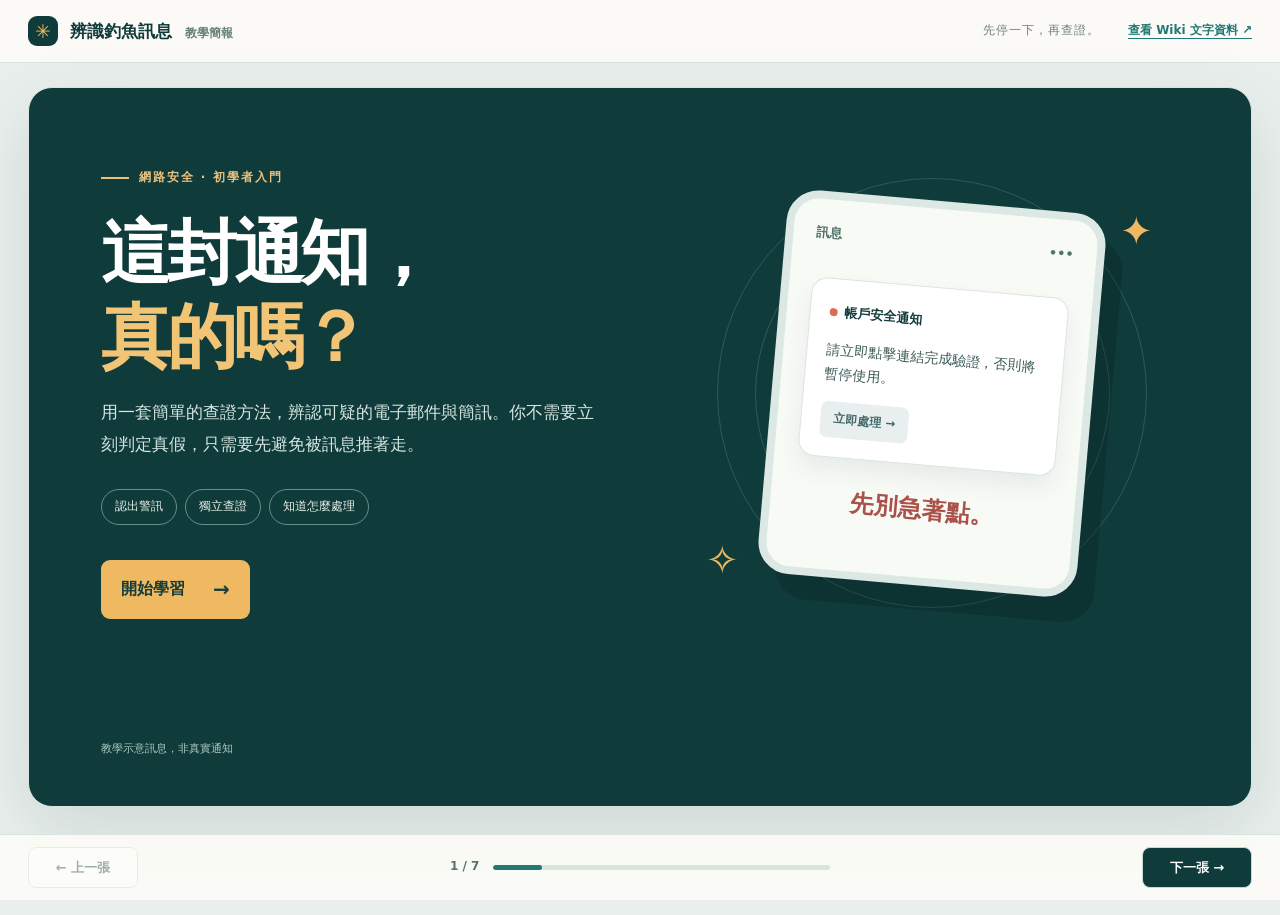
<file: index.html>
<!doctype html>
<html lang="zh-Hant">
<head>
  <meta charset="utf-8">
  <meta name="viewport" content="width=device-width, initial-scale=1">
  <meta http-equiv="refresh" content="0;url=presentation/">
  <title>如何辨識網路釣魚訊息｜教學簡報</title>
</head>
<body>
  <p>正在開啟<a href="presentation/">如何辨識網路釣魚訊息教學簡報</a>。</p>
</body>
</html>
</file>
<file: presentation/style.css>
:root {
  --ink: #163d3d;
  --ink-muted: #536a68;
  --deep: #103b3b;
  --teal: #217976;
  --mint: #dfeee9;
  --paper: #fbfaf6;
  --line: #d9e3df;
  --amber: #efb961;
  --red: #a64840;
  --shadow: 0 24px 70px rgba(19, 58, 54, .12);
}
* { box-sizing: border-box; }
html { scroll-behavior: smooth; }
body { margin: 0; background: #e9efec; color: var(--ink); font-family: "Noto Sans TC", "Microsoft JhengHei", system-ui, sans-serif; line-height: 1.65; }
button, a { -webkit-tap-highlight-color: transparent; }
button { font: inherit; cursor: pointer; }
a { color: inherit; text-underline-offset: 4px; }
:focus-visible { outline: 3px solid var(--amber); outline-offset: 3px; }
.skip-link { position: absolute; z-index: 100; top: -100px; left: 12px; padding: 10px 16px; background: #fff; color: var(--deep); }
.skip-link:focus { top: 12px; }
.topbar { background: var(--paper); border-bottom: 1px solid var(--line); }
.topbar-inner { display: flex; align-items: center; gap: 28px; max-width: 1280px; margin: auto; padding: 16px 28px; }
.brand { display: inline-flex; align-items: center; gap: 12px; color: var(--deep); font-size: 17px; font-weight: 800; text-decoration: none; white-space: nowrap; }
.brand small { margin-left: 7px; color: #66807a; font-size: 12px; font-weight: 600; }
.brand-icon { display: grid; place-items: center; width: 30px; height: 30px; border-radius: 9px; background: var(--deep); color: var(--amber); font-size: 19px; }
.topbar-note { margin-left: auto; color: #6f817e; font-size: 12px; letter-spacing: .08em; }
.wiki-link { color: var(--teal); font-size: 12px; font-weight: 750; white-space: nowrap; }
.deck { max-width: 1280px; margin: 24px auto 108px; padding: 0 28px; }
.slide { position: relative; display: flex; flex-direction: column; min-height: min(720px, calc(100vh - 174px)); padding: 60px 72px 48px; overflow: hidden; border: 1px solid var(--line); border-radius: 24px; background: var(--paper); box-shadow: var(--shadow); }
.slide + .slide { margin-top: 28px; }
.js .slide[hidden] { display: none; }
.slide-heading { max-width: 900px; }
.eyebrow { display: flex; align-items: center; gap: 10px; margin: 0; color: var(--teal); font-size: 12px; font-weight: 800; letter-spacing: .16em; }
.eyebrow span { display: inline-block; width: 28px; height: 2px; background: currentColor; }
.slide h2 { margin: 14px 0 7px; font-size: clamp(32px, 3.5vw, 49px); line-height: 1.25; letter-spacing: -.035em; }
.slide-heading > p:last-child { max-width: 770px; margin: 0; color: var(--ink-muted); font-size: clamp(15px, 1.35vw, 18px); }
.slide-meta { position: relative; z-index: 2; margin: auto 0 0; padding-top: 26px; color: #71837f; font-size: 11px; }
.slide-meta a { color: #246d6c; }
.callout { display: flex; align-items: center; gap: 17px; max-width: 850px; margin-top: 36px; padding: 16px 22px; border-left: 4px solid var(--teal); border-radius: 0 12px 12px 0; background: #e9f2ed; }
.callout > span { color: var(--teal); font-size: 22px; font-weight: 800; }
.callout p { margin: 0; color: #2d5853; font-size: 14px; font-weight: 650; }
.callout-strong { background: #e7f2ef; }

/* Slide 1 */
.slide-cover { display: grid; grid-template-columns: 1fr .9fr; align-items: center; gap: 36px; background: var(--deep); color: #fff; }
.slide-cover .eyebrow { color: #e9c17e; }
.cover-copy { position: relative; z-index: 2; }
.slide-cover h1 { margin: 25px 0 17px; font-size: clamp(48px, 5.5vw, 76px); font-weight: 850; line-height: 1.18; letter-spacing: -.05em; }
.slide-cover h1 em { color: #f1c476; font-style: normal; }
.cover-lead { max-width: 500px; margin: 0; color: #d5e6e1; font-size: 17px; line-height: 1.9; }
.cover-goals { display: flex; flex-wrap: wrap; gap: 8px; margin: 29px 0 35px; }
.cover-goals span { padding: 7px 13px; border: 1px solid #62928a; border-radius: 99px; color: #e8f1e9; font-size: 12px; }
.primary-button { display: inline-flex; align-items: center; gap: 28px; padding: 13px 20px; border: 0; border-radius: 9px; background: var(--amber); color: #173d3b; font-weight: 850; }
.primary-button:hover { background: #ffd08a; }
.primary-button span { font-size: 20px; }
.cover-visual { position: relative; display: grid; place-items: center; min-height: 440px; }
.visual-orbit { position: absolute; width: 430px; height: 430px; border: 1px solid rgba(190, 228, 216, .18); border-radius: 50%; }
.orbit-two { width: 355px; height: 355px; }
.phone-frame { position: relative; z-index: 1; width: min(320px, 85%); min-height: 385px; padding: 23px; border: 8px solid #dce8e3; border-radius: 32px; background: #f8faf6; box-shadow: 19px 24px 0 rgba(3, 27, 26, .25); transform: rotate(5deg); }
.phone-top { display: flex; justify-content: space-between; color: #52736b; font-size: 13px; font-weight: 750; }
.message-bubble { margin-top: 34px; padding: 19px; border: 1px solid #dbe6df; border-radius: 16px; background: #fff; color: var(--ink); box-shadow: 0 12px 22px rgba(35, 68, 63, .08); }
.message-dot { display: inline-block; width: 8px; height: 8px; margin-right: 7px; border-radius: 50%; background: #d86f56; }
.message-bubble strong { font-size: 13px; }
.message-bubble p { margin: 13px 0 16px; color: #3d5b56; font-size: 14px; line-height: 1.7; }
.message-link { display: inline-block; padding: 8px 13px; border-radius: 7px; background: #e8efee; color: #436a68; font-size: 12px; font-weight: 750; }
.phone-question { margin-top: 25px; color: #aa5149; font-size: 24px; font-weight: 850; text-align: center; }
.visual-spark { position: absolute; color: var(--amber); font-size: 40px; }
.spark-one { top: 25px; right: 26px; }.spark-two { bottom: 20px; left: 20px; }
.cover-meta { grid-column: 1 / -1; color: #adc8c0; }

/* Slide 2 */
.flow-grid { display: grid; grid-template-columns: repeat(4, 1fr); gap: 13px; margin-top: 54px; }
.flow-step { position: relative; min-height: 220px; padding: 24px 20px; border: 1px solid var(--line); border-radius: 15px; background: #fff; }
.flow-step:not(:last-child)::after { content: "→"; position: absolute; z-index: 1; top: 44%; right: -16px; color: var(--teal); font-size: 26px; font-weight: 800; }
.flow-number { display: block; margin-bottom: 21px; color: #83a9a3; font-size: 13px; font-weight: 850; }
.flow-step strong { font-size: 19px; }
.flow-step p { margin: 7px 0 0; color: var(--ink-muted); font-size: 13px; }

/* Slide 3 */
.warning-layout { display: grid; grid-template-columns: 1.2fr .8fr; gap: 28px; margin-top: 31px; }
.warning-list { display: grid; gap: 8px; margin: 0; padding: 0; list-style: none; }
.warning-list li { display: flex; gap: 18px; align-items: center; padding: 11px 16px; border: 1px solid #dfe7e2; border-radius: 10px; background: #fff; }
.warning-list li > span { color: #9bb5af; font-size: 13px; font-weight: 850; }
.warning-list strong { font-size: 15px; }
.warning-list p { margin: 1px 0 0; color: var(--ink-muted); font-size: 12px; }
.example-card { display: flex; flex-direction: column; padding: 20px; border: 1px solid #e8d9cf; border-radius: 15px; background: #f5ece6; }
.example-label { color: #9a5748; font-size: 11px; font-weight: 800; letter-spacing: .06em; }
.example-message { margin-top: 18px; padding: 20px; border-radius: 12px; background: #fff; box-shadow: 0 10px 25px rgba(79, 47, 38, .09); }
.example-sender { margin: 0 0 13px; color: var(--ink); font-weight: 800; }
.example-message p:not(.example-sender) { margin: 0 0 17px; color: #4e5c59; font-size: 13px; }
.fake-link { display: inline-block; padding: 7px 13px; border-radius: 6px; background: #e8ecea; color: #315b59; font-size: 12px; font-weight: 700; }
.example-analysis { margin-top: auto; padding-top: 15px; }
.example-analysis strong { color: #8a4d42; font-size: 13px; }
.example-analysis p { margin: 4px 0 0; color: #6a6f68; font-size: 12px; }

/* Slide 4 */
.slide-verify { background: #f4f9f5; }
.verify-grid { display: grid; grid-template-columns: repeat(3, 1fr); gap: 16px; margin-top: 57px; }
.verify-step { min-height: 280px; padding: 23px 24px; border: 1px solid #d8e7de; border-radius: 15px; background: #fff; }
.step-symbol { display: grid; place-items: center; width: 48px; height: 48px; margin-bottom: 27px; border-radius: 13px; background: #e6f1ea; color: #24756c; font-size: 25px; font-weight: 750; }
.step-count { color: #6c9d91; font-size: 11px; font-weight: 850; letter-spacing: .15em; }
.verify-step h3 { margin: 4px 0 7px; font-size: 26px; }
.verify-step p { margin: 0; color: var(--ink-muted); font-size: 14px; }

/* Slide 5 */
.case-layout { display: grid; grid-template-columns: .9fr 1.1fr; gap: 38px; align-items: center; margin-top: 38px; }
.case-message { position: relative; min-height: 350px; padding: 26px; border-radius: 17px; background: #e7efeb; }
.sms-bubble { max-width: 360px; margin: 30px auto 0; padding: 24px; border: 1px solid #d5e4db; border-radius: 20px 20px 20px 4px; background: #fff; box-shadow: 0 15px 28px rgba(35, 68, 63, .1); }
.sms-bubble p { margin: 0 0 16px; color: #254c49; font-size: 18px; font-weight: 650; }
.sms-bubble span { color: #a65349; font-size: 13px; }
.case-stamp { position: absolute; right: 26px; bottom: 23px; transform: rotate(-8deg); padding: 8px 14px; border: 2px solid #bb6858; border-radius: 6px; color: #ad5d4f; font-weight: 850; }
.case-clues h3 { margin: 0 0 14px; font-size: 22px; }
.case-clues ol { display: grid; gap: 11px; padding: 0; margin: 0; list-style: none; counter-reset: clues; }
.case-clues li { display: flex; gap: 14px; align-items: baseline; padding: 13px 15px; border-bottom: 1px solid var(--line); }
.case-clues li::before { counter-increment: clues; content: "0" counter(clues); color: #80a49d; font-size: 12px; font-weight: 850; }
.case-clues strong { min-width: 75px; }
.case-clues li span { color: var(--ink-muted); font-size: 13px; }

/* Slide 6 */
.response-grid { display: grid; grid-template-columns: repeat(3, 1fr); gap: 15px; margin-top: 43px; }
.response-card { min-height: 280px; padding: 25px 23px; border: 1px solid var(--line); border-radius: 15px; background: #fff; }
.response-stage { display: inline-block; padding: 4px 10px; border-radius: 99px; background: #e8f2ef; color: #33796f; font-size: 11px; font-weight: 850; }
.response-card h3 { margin: 21px 0 10px; font-size: 21px; line-height: 1.35; }
.response-card p { margin: 0; color: var(--ink-muted); font-size: 13px; line-height: 1.85; }
.response-card-alert { border-color: #e8d5c5; background: #fbf4ed; }
.response-card-alert .response-stage { background: #f5e1d2; color: #9a563c; }

/* Slide 7 */
.slide-finish { background: #f5f8f5; }
.quiz { display: grid; grid-template-columns: 1fr; gap: 10px; max-width: 880px; margin-top: 36px; }
.quiz-option { padding: 14px 19px; border: 1px solid #cbded6; border-radius: 10px; background: #fff; color: var(--ink); font-size: 15px; font-weight: 650; text-align: left; }
.quiz-option:hover { border-color: var(--teal); background: #edf6f1; }
.quiz-option.is-correct { border-color: #317e66; background: #def0e2; }
.quiz-option.is-wrong { border-color: #b96f59; background: #fae8de; }
.quiz-feedback { min-height: 27px; margin: 14px 0 0; color: #416860; font-size: 13px; font-weight: 700; }
.finish-bottom { display: flex; align-items: center; justify-content: space-between; gap: 18px; max-width: 880px; margin-top: 33px; padding: 20px 25px; border-radius: 13px; background: var(--deep); color: #fff; }
.finish-bottom strong { font-size: 13px; }.finish-bottom p { margin: 2px 0 0; color: #f1c982; font-size: 19px; font-weight: 850; }
.restart-button { padding: 9px 14px; border: 1px solid #6e9a8e; border-radius: 8px; background: transparent; color: #fff; white-space: nowrap; }
.restart-button:hover { background: #285653; }
.source-list { display: flex; align-items: center; flex-wrap: wrap; gap: 5px 15px; margin-top: 20px; color: #627b74; font-size: 11px; }
.source-list strong { color: var(--ink); }.source-list a { color: #276b68; }

/* Navigation */
.deck-nav { display: none; position: fixed; z-index: 20; right: 0; bottom: 0; left: 0; align-items: center; justify-content: space-between; gap: 20px; padding: 12px max(28px, calc((100vw - 1224px) / 2)); border-top: 1px solid var(--line); background: rgba(251, 250, 246, .96); backdrop-filter: blur(12px); }
.js .deck-nav { display: flex; }
.nav-button { min-width: 110px; padding: 9px 14px; border: 1px solid #c7dad1; border-radius: 8px; background: #fff; color: var(--ink); font-size: 13px; font-weight: 800; }
.nav-button:hover:not(:disabled) { border-color: var(--teal); background: #ebf4ef; }
.nav-button:disabled { opacity: .4; cursor: default; }
.nav-next { background: var(--deep); color: #fff; }
.nav-next:hover:not(:disabled) { background: #225d58; color: #fff; }
.progress-area { display: flex; align-items: center; gap: 14px; width: min(380px, 45%); color: #58716b; font-size: 12px; font-weight: 800; white-space: nowrap; }
.progress-track { flex: 1; height: 5px; overflow: hidden; border-radius: 99px; background: #d8e5dd; }
#progress-fill { width: 14.285%; height: 100%; border-radius: inherit; background: var(--teal); transition: width .2s ease; }

@media (max-width: 920px) {
  .slide { min-height: 700px; padding: 45px 42px 35px; }
  .slide-cover { grid-template-columns: 1fr .8fr; }
  .cover-visual { min-height: 360px; }
  .visual-orbit { width: 330px; height: 330px; }.orbit-two { width: 275px; height: 275px; }
  .flow-grid { grid-template-columns: repeat(2, 1fr); margin-top: 35px; }
  .flow-step { min-height: 170px; }.flow-step:nth-child(2)::after { display: none; }
  .warning-layout { grid-template-columns: 1fr; }.example-card { display: none; }
  .case-layout { gap: 18px; }
}
@media (max-width: 650px) {
  .topbar-inner { gap: 12px; padding: 12px 16px; }.brand { font-size: 14px; }.brand small { display: none; }
  .topbar-note { display: none; }.wiki-link { margin-left: auto; font-size: 11px; }
  .deck { margin: 10px auto 90px; padding: 0 10px; }
  .slide { min-height: calc(100vh - 140px); padding: 32px 24px 25px; border-radius: 17px; }
  .slide-cover { grid-template-columns: 1fr; gap: 2px; }
  .slide-cover h1 { margin-top: 19px; font-size: clamp(42px, 11vw, 59px); }
  .cover-lead { font-size: 15px; }.cover-goals { margin: 20px 0 22px; }.cover-goals span { font-size: 11px; }
  .cover-visual { min-height: 245px; margin-top: 10px; }
  .visual-orbit { width: 250px; height: 250px; }.orbit-two { width: 205px; height: 205px; }
  .phone-frame { width: 208px; min-height: 225px; padding: 13px; border-width: 5px; border-radius: 20px; box-shadow: 10px 12px 0 rgba(3, 27, 26, .25); }
  .phone-top { font-size: 9px; }.message-bubble { margin-top: 11px; padding: 10px; border-radius: 10px; }.message-bubble strong, .message-bubble p, .message-link { font-size: 9px; }.message-bubble p { margin: 5px 0; }.message-link { padding: 4px 6px; }.phone-question { margin-top: 10px; font-size: 16px; }.visual-spark { font-size: 22px; }
  .cover-meta { margin-top: 0; }.slide h2 { font-size: clamp(30px, 8vw, 38px); }
  .slide-heading > p:last-child { font-size: 14px; }
  .flow-grid, .verify-grid, .response-grid { grid-template-columns: 1fr; gap: 9px; margin-top: 25px; }
  .flow-step { min-height: auto; padding: 14px 17px; }.flow-step::after { display: none; }.flow-number { display: inline; margin-right: 14px; }.flow-step strong { font-size: 16px; }.flow-step p { margin-left: 41px; font-size: 12px; }
  .warning-layout { margin-top: 22px; }.warning-list li { gap: 11px; padding: 10px 12px; }.warning-list strong { font-size: 13px; }.warning-list p { font-size: 11px; }
  .verify-step { min-height: auto; padding: 15px; }.step-symbol { display: none; }.verify-step h3 { font-size: 20px; }.verify-step p { font-size: 12px; }
  .case-layout { grid-template-columns: 1fr; margin-top: 22px; }.case-message { min-height: 230px; padding: 16px; }.sms-bubble { margin-top: 12px; padding: 13px; }.sms-bubble p { font-size: 14px; }.case-stamp { right: 14px; bottom: 10px; font-size: 12px; }.case-clues h3 { font-size: 17px; }.case-clues li { padding: 9px 0; }.case-clues li span { font-size: 12px; }
  .response-card { min-height: auto; padding: 16px; }.response-card h3 { margin: 9px 0 4px; font-size: 17px; }.response-card p { font-size: 12px; }
  .callout { gap: 10px; margin-top: 20px; padding: 11px 13px; }.callout p { font-size: 12px; }
  .quiz { margin-top: 23px; }.quiz-option { font-size: 13px; padding: 11px 12px; }.finish-bottom { margin-top: 17px; padding: 13px; }.finish-bottom p { font-size: 14px; }.restart-button { font-size: 11px; padding: 7px 8px; }
  .source-list { gap: 4px 10px; font-size: 10px; }.slide-meta { padding-top: 14px; font-size: 10px; }
  .deck-nav { gap: 10px; padding: 9px 12px; }.nav-button { min-width: 72px; padding: 8px; font-size: 12px; }.nav-button span { display: none; }.progress-area { gap: 6px; width: 48%; font-size: 11px; }
}
@media (prefers-reduced-motion: reduce) { html { scroll-behavior: auto; } #progress-fill { transition: none; } }
@media print {
  body { background: #fff; }.topbar, .deck-nav, .primary-button, .restart-button { display: none !important; }
  .deck { max-width: none; margin: 0; padding: 0; }.slide, .js .slide[hidden] { display: flex !important; min-height: 0; page-break-after: always; break-after: page; border: 0; border-radius: 0; box-shadow: none; }
  .slide-cover, .js .slide-cover[hidden] { display: grid !important; }.slide + .slide { margin: 0; }
}
</file>
